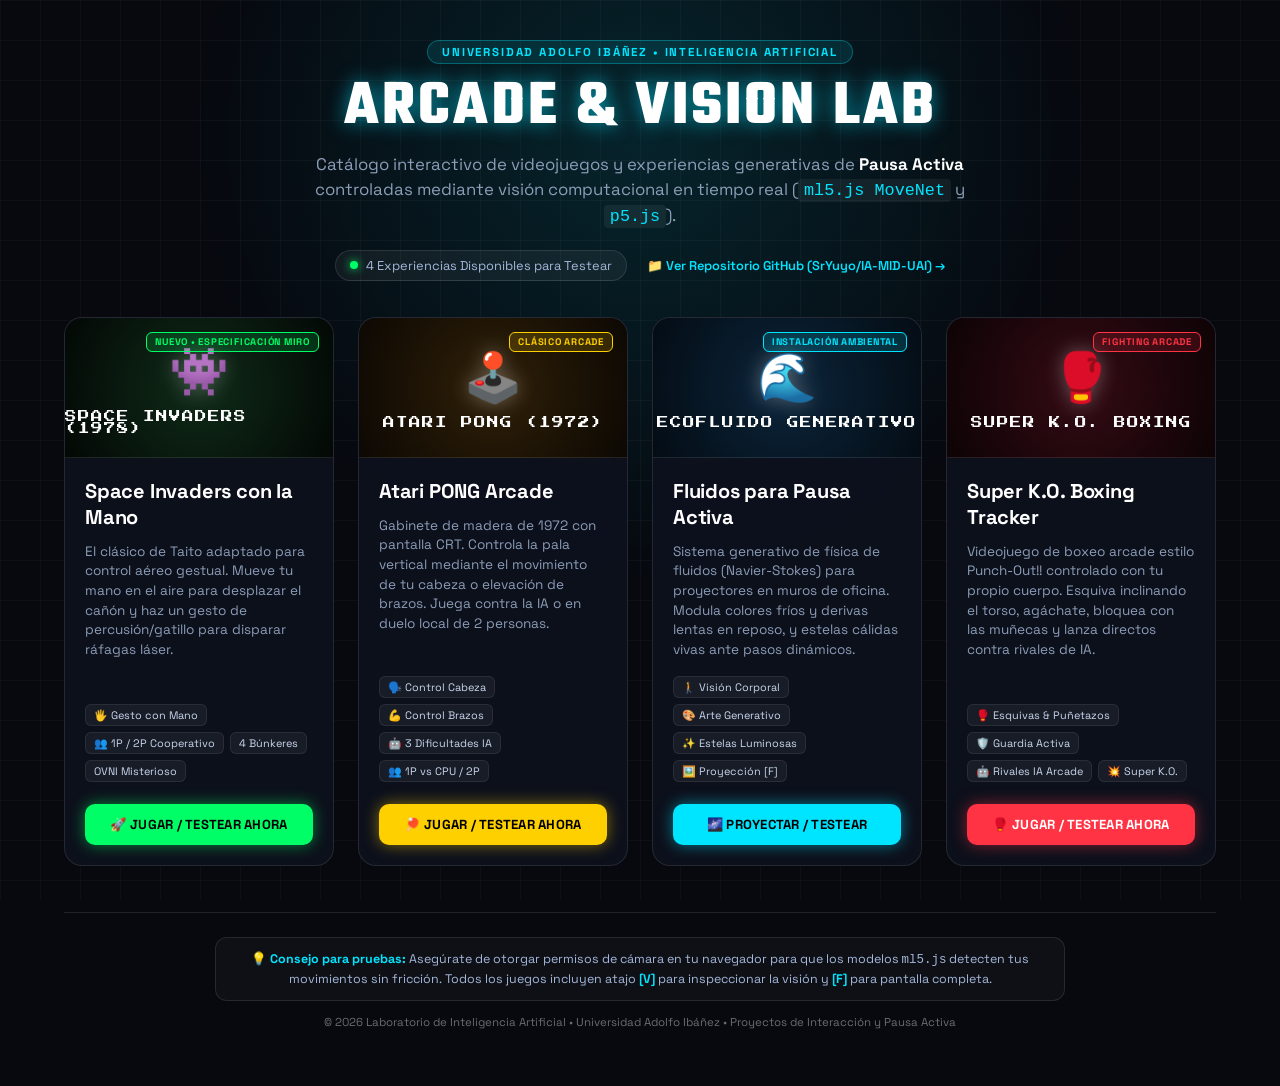
<file: index.html>
<!DOCTYPE html>
<html lang="es">
<head>
  <meta charset="UTF-8">
  <meta name="viewport" content="width=device-width, initial-scale=1.0">
  <title>IA-MID-UAI: Salón Arcade y Experiencias de Visión Artificial</title>
  
  <!-- Retro Google Fonts -->
  <link rel="preconnect" href="https://fonts.googleapis.com">
  <link rel="preconnect" href="https://fonts.gstatic.com" crossorigin>
  <link href="https://fonts.googleapis.com/css2?family=Press+Start+2P&family=Teko:wght@600;700&family=Space+Grotesk:wght@400;600;700&display=swap" rel="stylesheet">
  
  <link rel="stylesheet" href="style.css">
</head>
<body>
  <!-- Fondo Neón Cyber-Arcade -->
  <div class="arcade-bg-grid"></div>

  <div class="portal-container">
    <!-- Header Principal -->
    <header class="portal-header">
      <div class="logo-badge">UNIVERSIDAD ADOLFO IBÁÑEZ &bull; INTELIGENCIA ARTIFICIAL</div>
      <h1 class="portal-title">ARCADE & VISION LAB</h1>
      <p class="portal-desc">
        Catálogo interactivo de videojuegos y experiencias generativas de <strong>Pausa Activa</strong> controladas mediante visión computacional en tiempo real (<code>ml5.js MoveNet</code> y <code>p5.js</code>).
      </p>
      
      <div class="header-status-bar">
        <div class="status-indicator">
          <span class="live-pulse"></span>
          <span>4 Experiencias Disponibles para Testear</span>
        </div>
        <a href="https://github.com/SrYuyo/IA-MID-UAI" target="_blank" class="repo-link">
          📁 Ver Repositorio GitHub (SrYuyo/IA-MID-UAI) &rarr;
        </a>
      </div>
    </header>

    <!-- Grilla de Juegos y Experiencias -->
    <main class="games-grid">
      
      <!-- 1. SPACE INVADERS (1978) -->
      <article class="game-card card-invaders">
        <div class="card-badge badge-new">NUEVO &bull; ESPECIFICACIÓN MIRO</div>
        <div class="card-visual visual-invaders">
          <div class="retro-icon">👾</div>
          <div class="card-marquee">SPACE INVADERS (1978)</div>
        </div>
        <div class="card-body">
          <h2 class="game-name">Space Invaders con la Mano</h2>
          <p class="game-summary">
            El clásico de Taito adaptado para control aéreo gestual. Mueve tu mano en el aire para desplazar el cañón y haz un gesto de percusión/gatillo para disparar ráfagas láser.
          </p>
          <div class="game-tags">
            <span class="tag">🖐️ Gesto con Mano</span>
            <span class="tag">👥 1P / 2P Cooperativo</span>
            <span class="tag">4 Búnkeres</span>
            <span class="tag">OVNI Misterioso</span>
          </div>
          <div class="card-actions">
            <a href="space-invaders/" class="btn-play btn-glow-green">🚀 JUGAR / TESTEAR AHORA</a>
          </div>
        </div>
      </article>

      <!-- 2. ATARI PONG (1972) -->
      <article class="game-card card-pong">
        <div class="card-badge badge-classic">CLÁSICO ARCADE</div>
        <div class="card-visual visual-pong">
          <div class="retro-icon">🕹️</div>
          <div class="card-marquee">ATARI PONG (1972)</div>
        </div>
        <div class="card-body">
          <h2 class="game-name">Atari PONG Arcade</h2>
          <p class="game-summary">
            Gabinete de madera de 1972 con pantalla CRT. Controla la pala vertical mediante el movimiento de tu cabeza o elevación de brazos. Juega contra la IA o en duelo local de 2 personas.
          </p>
          <div class="game-tags">
            <span class="tag">🗣️ Control Cabeza</span>
            <span class="tag">💪 Control Brazos</span>
            <span class="tag">🤖 3 Dificultades IA</span>
            <span class="tag">👥 1P vs CPU / 2P</span>
          </div>
          <div class="card-actions">
            <a href="atari-pong/" class="btn-play btn-glow-gold">🏓 JUGAR / TESTEAR AHORA</a>
          </div>
        </div>
      </article>

      <!-- 3. ECOFLUIDO GENERATIVO -->
      <article class="game-card card-fluido">
        <div class="card-badge badge-art">INSTALACIÓN AMBIENTAL</div>
        <div class="card-visual visual-fluido">
          <div class="retro-icon">🌊</div>
          <div class="card-marquee">ECOFLUIDO GENERATIVO</div>
        </div>
        <div class="card-body">
          <h2 class="game-name">Fluidos para Pausa Activa</h2>
          <p class="game-summary">
            Sistema generativo de física de fluidos (Navier-Stokes) para proyectores en muros de oficina. Modula colores fríos y derivas lentas en reposo, y estelas cálidas vivas ante pasos dinámicos.
          </p>
          <div class="game-tags">
            <span class="tag">🚶 Visión Corporal</span>
            <span class="tag">🎨 Arte Generativo</span>
            <span class="tag">✨ Estelas Luminosas</span>
            <span class="tag">🖼️ Proyección [F]</span>
          </div>
          <div class="card-actions">
            <a href="ecofluido-generativo/" class="btn-play btn-glow-cyan">🌌 PROYECTAR / TESTEAR</a>
          </div>
        </div>
      </article>

      <!-- 4. SUPER K.O. BOXING -->
      <article class="game-card card-boxing">
        <div class="card-badge badge-action">FIGHTING ARCADE</div>
        <div class="card-visual visual-boxing">
          <div class="retro-icon">🥊</div>
          <div class="card-marquee">SUPER K.O. BOXING</div>
        </div>
        <div class="card-body">
          <h2 class="game-name">Super K.O. Boxing Tracker</h2>
          <p class="game-summary">
            Videojuego de boxeo arcade estilo Punch-Out!! controlado con tu propio cuerpo. Esquiva inclinando el torso, agáchate, bloquea con las muñecas y lanza directos contra rivales de IA.
          </p>
          <div class="game-tags">
            <span class="tag">🥊 Esquivas & Puñetazos</span>
            <span class="tag">🛡️ Guardia Activa</span>
            <span class="tag">🤖 Rivales IA Arcade</span>
            <span class="tag">💥 Super K.O.</span>
          </div>
          <div class="card-actions">
            <a href="super-ko-boxing/" class="btn-play btn-glow-red">🥊 JUGAR / TESTEAR AHORA</a>
          </div>
        </div>
      </article>

    </main>

    <!-- Footer Informativo -->
    <footer class="portal-footer">
      <div class="footer-tips">
        <span>💡 <strong>Consejo para pruebas:</strong> Asegúrate de otorgar permisos de cámara en tu navegador para que los modelos <code>ml5.js</code> detecten tus movimientos sin fricción. Todos los juegos incluyen atajo <strong>[V]</strong> para inspeccionar la visión y <strong>[F]</strong> para pantalla completa.</span>
      </div>
      <div class="footer-copy">
        &copy; 2026 Laboratorio de Inteligencia Artificial &bull; Universidad Adolfo Ibáñez &bull; Proyectos de Interacción y Pausa Activa
      </div>
    </footer>
  </div>
</body>
</html>
</file>
<file: style.css>
/* =========================================================
   ARCADE & VISION LAB - Master Game Launcher Portal
   ========================================================= */

:root {
  --bg-dark: #07090f;
  --card-bg: rgba(14, 18, 30, 0.88);
  --border-subtle: rgba(255, 255, 255, 0.1);
  --neon-cyan: #00e5ff;
  --neon-green: #00ff66;
  --neon-gold: #ffd000;
  --neon-magenta: #ff007f;
  --neon-red: #ff3344;
  --text-main: #f0f4fa;
  --text-dim: #8b9db7;
  --font-retro: 'Press Start 2P', monospace;
  --font-headline: 'Teko', sans-serif;
  --font-sans: 'Space Grotesk', system-ui, sans-serif;
}

* {
  box-sizing: border-box;
  margin: 0;
  padding: 0;
}

html, body {
  width: 100%;
  min-height: 100%;
  background-color: var(--bg-dark);
  font-family: var(--font-sans);
  color: var(--text-main);
  overflow-x: hidden;
}

/* Fondo Neón Grid */
.arcade-bg-grid {
  position: fixed;
  top: 0;
  left: 0;
  width: 100vw;
  height: 100vh;
  z-index: 0;
  pointer-events: none;
  background: 
    radial-gradient(circle at 50% 15%, rgba(0, 229, 255, 0.12), transparent 45%),
    linear-gradient(rgba(255, 255, 255, 0.03) 1px, transparent 1px),
    linear-gradient(90deg, rgba(255, 255, 255, 0.03) 1px, transparent 1px);
  background-size: 100% 100%, 40px 40px, 40px 40px;
}

.portal-container {
  position: relative;
  z-index: 1;
  max-width: 1200px;
  margin: 0 auto;
  padding: 40px 24px 60px;
  display: flex;
  flex-direction: column;
  gap: 36px;
}

/* Header Principal */
.portal-header {
  text-align: center;
  display: flex;
  flex-direction: column;
  align-items: center;
  gap: 12px;
}

.logo-badge {
  font-size: 0.72rem;
  font-weight: 700;
  letter-spacing: 0.16em;
  color: var(--neon-cyan);
  background: rgba(0, 229, 255, 0.1);
  border: 1px solid rgba(0, 229, 255, 0.3);
  padding: 4px 14px;
  border-radius: 99px;
  text-transform: uppercase;
}

.portal-title {
  font-family: var(--font-headline);
  font-size: 4rem;
  letter-spacing: 3px;
  color: #fff;
  line-height: 1;
  text-shadow: 0 0 20px rgba(0, 229, 255, 0.6);
}

.portal-desc {
  max-width: 680px;
  font-size: 1.05rem;
  color: var(--text-dim);
  line-height: 1.5;
}

.portal-desc strong {
  color: #fff;
}

.portal-desc code {
  color: var(--neon-cyan);
  background: rgba(255, 255, 255, 0.06);
  padding: 2px 6px;
  border-radius: 4px;
}

.header-status-bar {
  display: flex;
  align-items: center;
  gap: 20px;
  margin-top: 8px;
  flex-wrap: wrap;
  justify-content: center;
}

.status-indicator {
  display: flex;
  align-items: center;
  gap: 8px;
  font-size: 0.8rem;
  color: #a4b8db;
  background: rgba(255, 255, 255, 0.05);
  padding: 6px 14px;
  border-radius: 99px;
  border: 1px solid var(--border-subtle);
}

.live-pulse {
  width: 8px;
  height: 8px;
  border-radius: 50%;
  background: var(--neon-green);
  box-shadow: 0 0 10px var(--neon-green);
  animation: pulse 1.8s infinite;
}

@keyframes pulse {
  0%, 100% { opacity: 0.4; transform: scale(0.9); }
  50% { opacity: 1; transform: scale(1.2); }
}

.repo-link {
  font-size: 0.8rem;
  color: var(--neon-cyan);
  text-decoration: none;
  font-weight: 600;
  transition: opacity 0.2s;
}

.repo-link:hover {
  text-decoration: underline;
}

/* Grilla de Juegos (2 columnas en pantallas medianas/grandes) */
.games-grid {
  display: grid;
  grid-template-columns: repeat(auto-fit, minmax(270px, 1fr));
  gap: 24px;
}

.game-card {
  position: relative;
  background: var(--card-bg);
  border: 1px solid var(--border-subtle);
  border-radius: 18px;
  overflow: hidden;
  display: flex;
  flex-direction: column;
  transition: transform 0.25s ease, border-color 0.25s ease, box-shadow 0.25s ease;
  backdrop-filter: blur(14px);
}

.game-card:hover {
  transform: translateY(-5px);
  box-shadow: 0 15px 35px rgba(0, 0, 0, 0.7);
}

.card-invaders:hover { border-color: var(--neon-green); box-shadow: 0 15px 35px rgba(0, 255, 100, 0.25); }
.card-pong:hover { border-color: var(--neon-gold); box-shadow: 0 15px 35px rgba(255, 208, 0, 0.25); }
.card-fluido:hover { border-color: var(--neon-cyan); box-shadow: 0 15px 35px rgba(0, 229, 255, 0.25); }
.card-boxing:hover { border-color: var(--neon-red); box-shadow: 0 15px 35px rgba(255, 51, 68, 0.25); }

/* Badges de Categoría */
.card-badge {
  position: absolute;
  top: 14px;
  right: 14px;
  z-index: 5;
  font-size: 0.6rem;
  font-weight: 700;
  letter-spacing: 0.08em;
  padding: 3px 8px;
  border-radius: 6px;
  text-transform: uppercase;
}

.badge-new { background: rgba(0, 255, 100, 0.15); color: var(--neon-green); border: 1px solid var(--neon-green); }
.badge-classic { background: rgba(255, 208, 0, 0.15); color: var(--neon-gold); border: 1px solid var(--neon-gold); }
.badge-art { background: rgba(0, 229, 255, 0.15); color: var(--neon-cyan); border: 1px solid var(--neon-cyan); }
.badge-action { background: rgba(255, 51, 68, 0.15); color: var(--neon-red); border: 1px solid var(--neon-red); }

/* Cabecera Visual de la Tarjeta */
.card-visual {
  height: 140px;
  display: flex;
  flex-direction: column;
  align-items: center;
  justify-content: center;
  gap: 8px;
  background: #000;
  border-bottom: 1px solid var(--border-subtle);
  position: relative;
  overflow: hidden;
}

.retro-icon {
  font-size: 3rem;
  filter: drop-shadow(0 0 10px rgba(255, 255, 255, 0.3));
}

.card-marquee {
  font-family: var(--font-retro);
  font-size: 0.72rem;
  color: #fff;
  letter-spacing: 1px;
}

.visual-invaders { background: radial-gradient(circle at center, #0f2b18 0%, #030805 100%); }
.visual-pong { background: radial-gradient(circle at center, #302008 0%, #0c0803 100%); }
.visual-fluido { background: radial-gradient(circle at center, #0b253b 0%, #040c14 100%); }
.visual-boxing { background: radial-gradient(circle at center, #350b14 0%, #0d0305 100%); }

/* Cuerpo de la Tarjeta */
.card-body {
  padding: 20px;
  display: flex;
  flex-direction: column;
  flex: 1;
  gap: 12px;
}

.game-name {
  font-size: 1.25rem;
  font-weight: 700;
  color: #fff;
  letter-spacing: -0.01em;
}

.game-summary {
  font-size: 0.85rem;
  color: var(--text-dim);
  line-height: 1.45;
  flex: 1;
}

.game-tags {
  display: flex;
  flex-wrap: wrap;
  gap: 6px;
  margin-top: 4px;
}

.tag {
  background: rgba(255, 255, 255, 0.05);
  border: 1px solid rgba(255, 255, 255, 0.08);
  border-radius: 6px;
  font-size: 0.68rem;
  padding: 3px 8px;
  color: #cad8ee;
}

/* Botones de Acción */
.card-actions {
  margin-top: 10px;
}

.btn-play {
  display: block;
  text-align: center;
  text-decoration: none;
  font-family: var(--font-sans);
  font-size: 0.82rem;
  font-weight: 700;
  letter-spacing: 0.02em;
  padding: 12px 16px;
  border-radius: 10px;
  color: #000;
  transition: all 0.2s ease;
  box-shadow: 0 4px 15px rgba(0, 0, 0, 0.4);
}

.btn-play:hover {
  transform: translateY(-2px);
  filter: brightness(1.15);
}

.btn-glow-green { background: var(--neon-green); box-shadow: 0 0 15px rgba(0, 255, 100, 0.5); }
.btn-glow-gold { background: var(--neon-gold); box-shadow: 0 0 15px rgba(255, 208, 0, 0.5); }
.btn-glow-cyan { background: var(--neon-cyan); box-shadow: 0 0 15px rgba(0, 229, 255, 0.5); }
.btn-glow-red { background: var(--neon-red); color: #fff; box-shadow: 0 0 15px rgba(255, 51, 68, 0.5); }

/* Footer Informativo */
.portal-footer {
  display: flex;
  flex-direction: column;
  gap: 14px;
  text-align: center;
  border-top: 1px solid var(--border-subtle);
  padding-top: 24px;
  margin-top: 10px;
}

.footer-tips {
  background: rgba(255, 255, 255, 0.03);
  border: 1px solid var(--border-subtle);
  padding: 12px 18px;
  border-radius: 12px;
  font-size: 0.78rem;
  color: #a4b8db;
  line-height: 1.5;
  max-width: 850px;
  margin: 0 auto;
}

.footer-tips strong {
  color: var(--neon-cyan);
}

.footer-copy {
  font-size: 0.72rem;
  color: rgba(255, 255, 255, 0.4);
}
</file>
